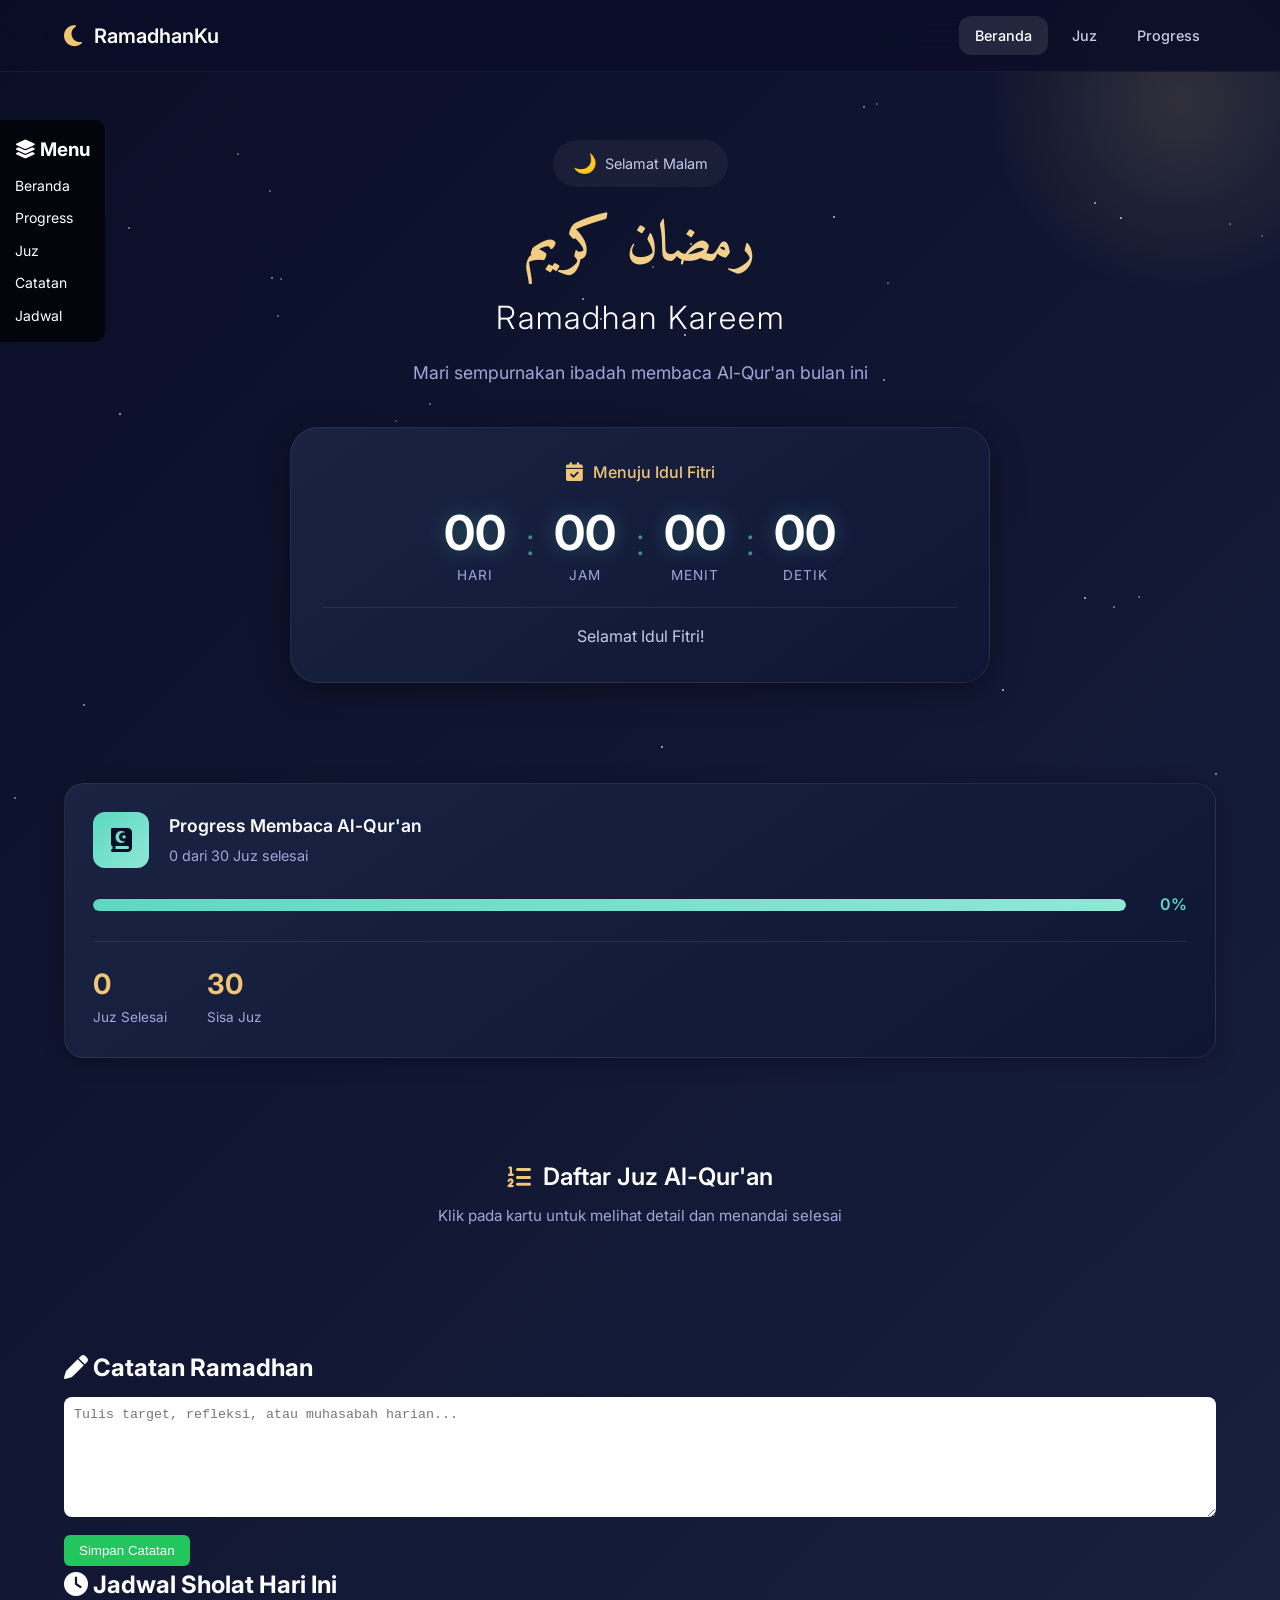
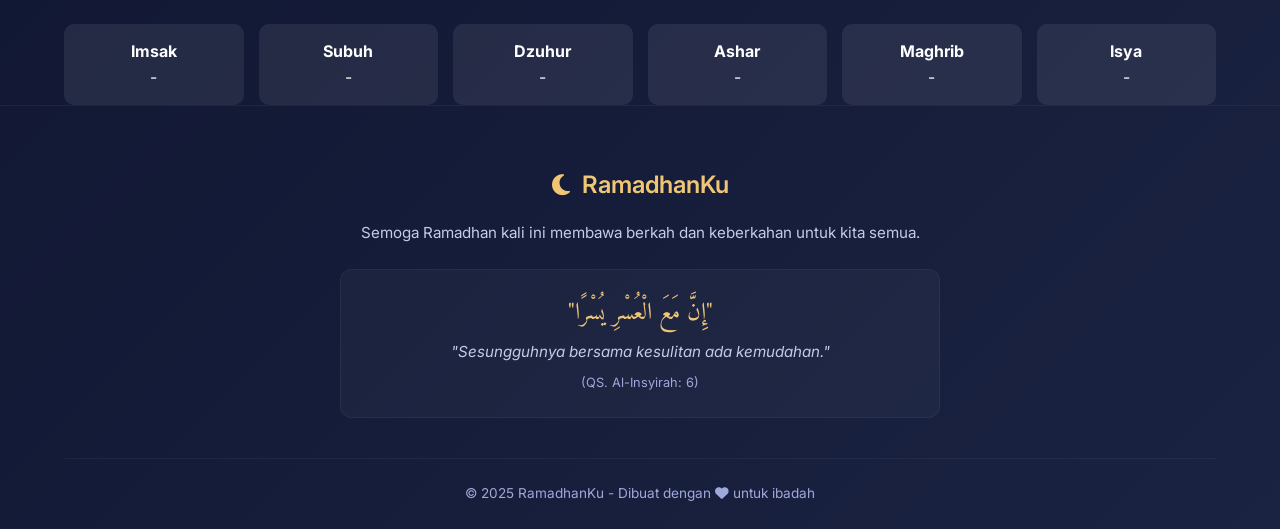
<file: index.html>
<!DOCTYPE html>
<html lang="id">
<head>
    <meta charset="UTF-8">
    <meta name="viewport" content="width=device-width, initial-scale=1.0">
    <title>RamadhanKu - Pribadi</title>
    <link rel="preconnect" href="https://fonts.googleapis.com">
    <link rel="preconnect" href="https://fonts.gstatic.com" crossorigin>
    <link href="https://fonts.googleapis.com/css2?family=Amiri:wght@400;700&family=Inter:wght@300;400;500;600;700&display=swap" rel="stylesheet">
    <link rel="stylesheet" href="https://cdnjs.cloudflare.com/ajax/libs/font-awesome/6.4.0/css/all.min.css">
    <link rel="stylesheet" href="style.css">
</head>
<body>
    <!-- Sidebar -->
<aside class="sidebar">
    <h3><i class="fas fa-layer-group"></i> Menu</h3>
    <a href="#beranda">Beranda</a>
    <a href="#progress">Progress</a>
    <a href="#juz">Juz</a>
    <a href="#catatan">Catatan</a>
    <a href="#jadwal">Jadwal</a>
</aside>

    <!-- Background Elements -->
    <div class="bg-moon"></div>
    <div class="bg-stars" id="stars"></div>
    
    <!-- Header -->
    <header class="header">
        <div class="container">
            <div class="logo">
                <i class="fas fa-moon"></i>
                <span>RamadhanKu</span>
            </div>
            <nav class="nav">
                <a href="#beranda" class="nav-link active">Beranda</a>
                <a href="#juz" class="nav-link">Juz</a>
                <a href="#progress" class="nav-link">Progress</a>
            </nav>
        </div>
    </header>

    <!-- Hero Section with Countdown -->
    <section class="hero" id="beranda">
        <div class="container">
            <div class="hero-content">
                <div class="greeting">
                    <span class="greeting-icon">🌙</span>
                    <p class="greeting-text" id="greetingText">Selamat Datang</p>
                </div>
                <h1 class="hero-title">
                    <span class="arabic">رمضان كريم</span>
                    <span class="latin">Ramadhan Kareem</span>
                </h1>
                <p class="hero-subtitle">Mari sempurnakan ibadah membaca Al-Qur'an bulan ini</p>
                
                <!-- Countdown Card -->
                <div class="countdown-card">
                    <div class="countdown-header">
                        <i class="fas fa-calendar-check"></i>
                        <span>Menuju Idul Fitri</span>
                    </div>
                    <div class="countdown-timer" id="countdown">
                        <div class="countdown-item">
                            <span class="countdown-number" id="days">00</span>
                            <span class="countdown-label">Hari</span>
                        </div>
                        <div class="countdown-separator">:</div>
                        <div class="countdown-item">
                            <span class="countdown-number" id="hours">00</span>
                            <span class="countdown-label">Jam</span>
                        </div>
                        <div class="countdown-separator">:</div>
                        <div class="countdown-item">
                            <span class="countdown-number" id="minutes">00</span>
                            <span class="countdown-label">Menit</span>
                        </div>
                        <div class="countdown-separator">:</div>
                        <div class="countdown-item">
                            <span class="countdown-number" id="seconds">00</span>
                            <span class="countdown-label">Detik</span>
                        </div>
                    </div>
                    <div class="countdown-date" id="idulFitriDate">1 Syawal 1447 H</div>
                </div>
            </div>
        </div>
    </section>

    <!-- Progress Overview -->
    <section class="progress-section" id="progress">
        <div class="container">
            <div class="progress-card">
                <div class="progress-info">
                    <div class="progress-icon">
                        <i class="fas fa-book-quran"></i>
                    </div>
                    <div class="progress-text">
                        <h3>Progress Membaca Al-Qur'an</h3>
                        <p id="progressText">0 dari 30 Juz selesai</p>
                    </div>
                </div>
                <div class="progress-bar-container">
                    <div class="progress-bar" id="progressBar">
                        <div class="progress-fill" id="progressFill"></div>
                    </div>
                    <span class="progress-percent" id="progressPercent">0%</span>
                </div>
                <div class="progress-stats">
                    <div class="stat-item">
                        <span class="stat-number" id="completedCount">0</span>
                        <span class="stat-label">Juz Selesai</span>
                    </div>
                    <div class="stat-item">
                        <span class="stat-number" id="remainingCount">30</span>
                        <span class="stat-label">Sisa Juz</span>
                    </div>
                </div>
            </div>
        </div>
    </section>

    <!-- Juz Grid Section -->
    <section class="juz-section" id="juz">
        <div class="container">
            <div class="section-header">
                <h2 class="section-title">
                    <i class="fas fa-list-ol"></i>
                    Daftar Juz Al-Qur'an
                </h2>
                <p class="section-subtitle">Klik pada kartu untuk melihat detail dan menandai selesai</p>
            </div>
            
            <div class="juz-grid" id="juzGrid">
                <!-- Juz cards will be generated by JavaScript -->
            </div>
        </div>
    </section>
    <!-- Catatan Ramadhan -->
<section class="catatan-section" id="catatan">
    <div class="container">
        <h2><i class="fas fa-pen"></i> Catatan Ramadhan</h2>
        <textarea id="catatanText" placeholder="Tulis target, refleksi, atau muhasabah harian..."></textarea>
        <button onclick="saveCatatan()">Simpan Catatan</button>
    </div>
</section>
<!-- Jadwal Sholat -->
<section class="jadwal-section" id="jadwal">
    <div class="container">
        <h2><i class="fas fa-clock"></i> Jadwal Sholat Hari Ini</h2>
        <div class="jadwal-grid">
            <div class="jadwal-card"><h4>Imsak</h4><span id="imsak">-</span></div>
            <div class="jadwal-card"><h4>Subuh</h4><span id="subuh">-</span></div>
            <div class="jadwal-card"><h4>Dzuhur</h4><span id="dzuhur">-</span></div>
            <div class="jadwal-card"><h4>Ashar</h4><span id="ashar">-</span></div>
            <div class="jadwal-card"><h4>Maghrib</h4><span id="maghrib">-</span></div>
            <div class="jadwal-card"><h4>Isya</h4><span id="isya">-</span></div>
        </div>
    </div>
</section>


    <!-- Footer -->
    <footer class="footer">
        <div class="container">
            <div class="footer-content">
                <div class="footer-brand">
                    <i class="fas fa-moon"></i>
                    <span>RamadhanKu</span>
                </div>
                <p class="footer-text">Semoga Ramadhan kali ini membawa berkah dan keberkahan untuk kita semua.</p>
                <div class="footer-quote">
                    <span class="quote-arabic">"إِنَّ مَعَ الْعُسْرِ يُسْرًا"</span>
                    <span class="quote-latin">"Sesungguhnya bersama kesulitan ada kemudahan."</span>
                    <span class="quote-source">(QS. Al-Insyirah: 6)</span>
                </div>
            </div>
            <div class="footer-bottom">
                <p>&copy; 2025 RamadhanKu - Dibuat dengan <i class="fas fa-heart"></i> untuk ibadah</p>
            </div>
        </div>
    </footer>

    <!-- Reset Confirmation Modal -->
    <div class="modal" id="resetModal">
        <div class="modal-content">
            <div class="modal-header">
                <i class="fas fa-exclamation-triangle"></i>
                <h3>Reset Progress?</h3>
            </div>
            <div class="modal-body">
                <p>Semua data progress akan dihapus. Tindakan ini tidak dapat dibatalkan.</p>
            </div>
            <div class="modal-footer">
                <button class="btn btn-secondary" onclick="closeModal()">Batal</button>
                <button class="btn btn-danger" onclick="confirmReset()">Ya, Reset</button>
            </div>
        </div>
    </div>

    <!-- Toast Notification -->
    <div class="toast" id="toast">
        <i class="fas fa-check-circle"></i>
        <span id="toastMessage">Progress tersimpan</span>
    </div>

    <script src="script.js"></script>
</body>
</html>
</file>
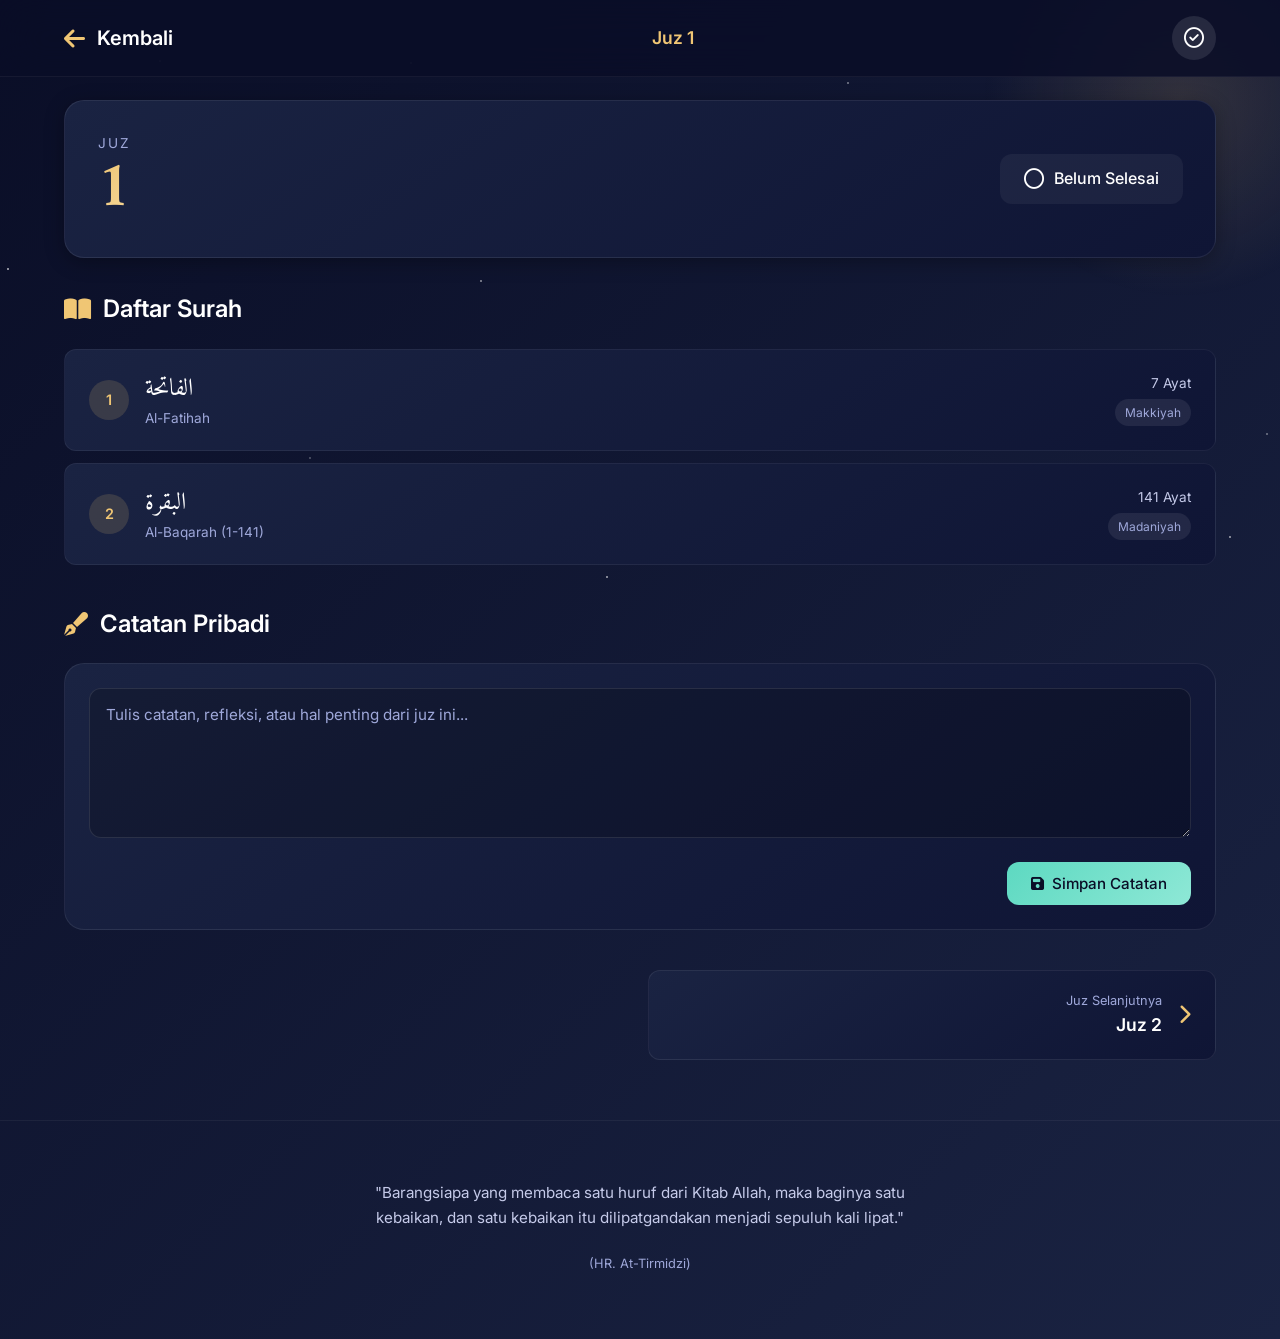
<file: juz.html>
<!DOCTYPE html>
<html lang="id">
<head>
    <meta charset="UTF-8">
    <meta name="viewport" content="width=device-width, initial-scale=1.0">
    <title>Detail Juz - RamadhanKu</title>
    <link rel="preconnect" href="https://fonts.googleapis.com">
    <link rel="preconnect" href="https://fonts.gstatic.com" crossorigin>
    <link href="https://fonts.googleapis.com/css2?family=Amiri:wght@400;700&family=Inter:wght@300;400;500;600;700&display=swap" rel="stylesheet">
    <link rel="stylesheet" href="https://cdnjs.cloudflare.com/ajax/libs/font-awesome/6.4.0/css/all.min.css">
    <link rel="stylesheet" href="style.css">
</head>
<body class="detail-page">
    <!-- Background Elements -->
    <div class="bg-moon"></div>
    <div class="bg-stars" id="stars"></div>
    
    <!-- Header -->
    <header class="header">
        <div class="container">
            <a href="index.html" class="logo">
                <i class="fas fa-arrow-left"></i>
                <span>Kembali</span>
            </a>
            <div class="header-title">
                <span id="headerJuzNumber">Juz 1</span>
            </div>
            <div class="header-actions">
                <button class="btn-icon" id="markCompleteBtn" onclick="toggleComplete()">
                    <i class="far fa-check-circle"></i>
                </button>
            </div>
        </div>
    </header>

    <!-- Main Content -->
    <main class="main-content">
        <div class="container">
            <!-- Juz Header Card -->
            <div class="juz-header-card">
                <div class="juz-number-badge">
                    <span class="juz-label">JUZ</span>
                    <span class="juz-number" id="juzNumber">1</span>
                </div>
                <div class="juz-status" id="juzStatus">
                    <i class="far fa-circle"></i>
                    <span>Belum Selesai</span>
                </div>
            </div>

            <!-- Surah List -->
            <div class="surah-section">
                <h2 class="section-title">
                    <i class="fas fa-book-open"></i>
                    Daftar Surah
                </h2>
                <div class="surah-list" id="surahList">
                    <!-- Surah items will be generated by JavaScript -->
                </div>
            </div>

            <!-- Notes Section -->
            <div class="notes-section">
                <h2 class="section-title">
                    <i class="fas fa-pen-fancy"></i>
                    Catatan Pribadi
                </h2>
                <div class="notes-card">
                    <textarea 
                        id="juzNotes" 
                        class="notes-textarea" 
                        placeholder="Tulis catatan, refleksi, atau hal penting dari juz ini..."
                    ></textarea>
                    <div class="notes-actions">
                        <button class="btn btn-primary" onclick="saveNotes()">
                            <i class="fas fa-save"></i>
                            Simpan Catatan
                        </button>
                    </div>
                </div>
            </div>

            <!-- Navigation -->
            <div class="juz-navigation">
                <a href="#" class="nav-btn nav-prev" id="prevJuz">
                    <i class="fas fa-chevron-left"></i>
                    <div class="nav-text">
                        <span class="nav-label">Juz Sebelumnya</span>
                        <span class="nav-juz" id="prevJuzName">-</span>
                    </div>
                </a>
                <a href="#" class="nav-btn nav-next" id="nextJuz">
                    <div class="nav-text">
                        <span class="nav-label">Juz Selanjutnya</span>
                        <span class="nav-juz" id="nextJuzName">-</span>
                    </div>
                    <i class="fas fa-chevron-right"></i>
                </a>
            </div>
        </div>
    </main>

    <!-- Footer -->
    <footer class="footer">
        <div class="container">
            <div class="footer-content">
                <p class="footer-text">"Barangsiapa yang membaca satu huruf dari Kitab Allah, maka baginya satu kebaikan, dan satu kebaikan itu dilipatgandakan menjadi sepuluh kali lipat."</p>
                <span class="footer-source">(HR. At-Tirmidzi)</span>
            </div>
        </div>
    </footer>

    <!-- Toast Notification -->
    <div class="toast" id="toast">
        <i class="fas fa-check-circle"></i>
        <span id="toastMessage">Tersimpan</span>
    </div>

    <script src="juz-script.js"></script>
</body>
</html>
</file>
<file: style.css>
/* ============================================
   RAMADHANKU - STYLESHEET
   Blue Night & White Elegant Theme
   ============================================ */

/* CSS Variables */
:root {
    /* Colors - Blue Night Theme */
    --night-darkest: #0a0e27;
    --night-dark: #0f1535;
    --night-medium: #1a2342;
    --night-light: #252d5a;
    --night-lighter: #303a75;
    
    /* Accent Colors */
    --accent-gold: #f0c674;
    --accent-gold-light: #f5d799;
    --accent-cyan: #5dd9c1;
    --accent-cyan-light: #8ee8d6;
    
    /* White Scale */
    --white: #ffffff;
    --white-soft: #f8f9fc;
    --white-muted: #e8eaf6;
    --gray-light: #c5cae9;
    --gray-medium: #9fa8da;
    
    /* Gradients */
    --gradient-night: linear-gradient(135deg, var(--night-darkest) 0%, var(--night-medium) 100%);
    --gradient-card: linear-gradient(145deg, var(--night-medium) 0%, var(--night-dark) 100%);
    --gradient-gold: linear-gradient(135deg, var(--accent-gold) 0%, var(--accent-gold-light) 100%);
    --gradient-cyan: linear-gradient(135deg, var(--accent-cyan) 0%, var(--accent-cyan-light) 100%);
    
    /* Shadows */
    --shadow-sm: 0 2px 8px rgba(0, 0, 0, 0.2);
    --shadow-md: 0 4px 20px rgba(0, 0, 0, 0.3);
    --shadow-lg: 0 8px 32px rgba(0, 0, 0, 0.4);
    --shadow-glow: 0 0 30px rgba(93, 217, 193, 0.2);
    
    /* Border Radius */
    --radius-sm: 8px;
    --radius-md: 12px;
    --radius-lg: 20px;
    --radius-xl: 28px;
    
    /* Transitions */
    --transition-fast: 0.15s ease;
    --transition-normal: 0.3s ease;
    --transition-slow: 0.5s ease;
    
    /* Typography */
    --font-primary: 'Inter', -apple-system, BlinkMacSystemFont, sans-serif;
    --font-arabic: 'Amiri', 'Traditional Arabic', serif;
}

/* Reset & Base */
* {
    margin: 0;
    padding: 0;
    box-sizing: border-box;
}

html {
    scroll-behavior: smooth;
}

body {
    font-family: var(--font-primary);
    background: var(--gradient-night);
    min-height: 100vh;
    color: var(--white);
    line-height: 1.6;
    overflow-x: hidden;
    position: relative;
}

/* Background Elements */
.bg-moon {
    position: fixed;
    top: -100px;
    right: -100px;
    width: 400px;
    height: 400px;
    background: radial-gradient(circle, rgba(240, 198, 116, 0.15) 0%, transparent 70%);
    border-radius: 50%;
    pointer-events: none;
    z-index: 0;
}

.bg-stars {
    position: fixed;
    top: 0;
    left: 0;
    width: 100%;
    height: 100%;
    pointer-events: none;
    z-index: 0;
}

.star {
    position: absolute;
    width: 2px;
    height: 2px;
    background: var(--white);
    border-radius: 50%;
    animation: twinkle 3s infinite ease-in-out;
}

@keyframes twinkle {
    0%, 100% { opacity: 0.3; transform: scale(1); }
    50% { opacity: 1; transform: scale(1.2); }
}

/* Container */
.container {
    max-width: 1200px;
    margin: 0 auto;
    padding: 0 24px;
    position: relative;
    z-index: 1;
}

/* ============================================
   HEADER
   ============================================ */
.header {
    position: fixed;
    top: 0;
    left: 0;
    right: 0;
    z-index: 100;
    background: rgba(10, 14, 39, 0.85);
    backdrop-filter: blur(20px);
    border-bottom: 1px solid rgba(255, 255, 255, 0.05);
    padding: 16px 0;
}

.header .container {
    display: flex;
    align-items: center;
    justify-content: space-between;
}

.logo {
    display: flex;
    align-items: center;
    gap: 12px;
    color: var(--white);
    text-decoration: none;
    font-weight: 600;
    font-size: 1.25rem;
    transition: var(--transition-normal);
}

.logo i {
    color: var(--accent-gold);
    font-size: 1.5rem;
}

.logo:hover {
    color: var(--accent-cyan);
}

.header-title {
    font-weight: 600;
    font-size: 1.1rem;
    color: var(--accent-gold);
}

.header-actions {
    display: flex;
    gap: 12px;
}

.nav {
    display: flex;
    gap: 8px;
}

.nav-link {
    padding: 8px 16px;
    color: var(--gray-light);
    text-decoration: none;
    font-size: 0.9rem;
    font-weight: 500;
    border-radius: var(--radius-md);
    transition: var(--transition-normal);
}

.nav-link:hover,
.nav-link.active {
    color: var(--white);
    background: rgba(255, 255, 255, 0.1);
}

/* ============================================
   HERO SECTION
   ============================================ */
.hero {
    padding: 140px 0 60px;
    text-align: center;
    position: relative;
}

.hero-content {
    max-width: 700px;
    margin: 0 auto;
}

.greeting {
    display: inline-flex;
    align-items: center;
    gap: 8px;
    background: rgba(255, 255, 255, 0.05);
    padding: 8px 20px;
    border-radius: 50px;
    margin-bottom: 24px;
}

.greeting-icon {
    font-size: 1.2rem;
}

.greeting-text {
    font-size: 0.9rem;
    color: var(--gray-light);
}

.hero-title {
    margin-bottom: 16px;
}

.hero-title .arabic {
    display: block;
    font-family: var(--font-arabic);
    font-size: 3.5rem;
    font-weight: 700;
    background: var(--gradient-gold);
    -webkit-background-clip: text;
    -webkit-text-fill-color: transparent;
    background-clip: text;
    margin-bottom: 8px;
    line-height: 1.3;
}

.hero-title .latin {
    display: block;
    font-size: 2rem;
    font-weight: 300;
    color: var(--white);
    letter-spacing: 2px;
}

.hero-subtitle {
    font-size: 1.1rem;
    color: var(--gray-medium);
    margin-bottom: 40px;
}

/* Countdown Card */
.countdown-card {
    background: var(--gradient-card);
    border: 1px solid rgba(255, 255, 255, 0.08);
    border-radius: var(--radius-xl);
    padding: 32px;
    box-shadow: var(--shadow-lg);
    backdrop-filter: blur(10px);
}

.countdown-header {
    display: flex;
    align-items: center;
    justify-content: center;
    gap: 10px;
    margin-bottom: 24px;
    color: var(--accent-gold);
    font-weight: 500;
}

.countdown-header i {
    font-size: 1.2rem;
}

.countdown-timer {
    display: flex;
    justify-content: center;
    align-items: center;
    gap: 16px;
    margin-bottom: 20px;
}

.countdown-item {
    display: flex;
    flex-direction: column;
    align-items: center;
    min-width: 70px;
}

.countdown-number {
    font-size: 3rem;
    font-weight: 700;
    color: var(--white);
    line-height: 1;
    text-shadow: 0 0 20px rgba(93, 217, 193, 0.3);
}

.countdown-label {
    font-size: 0.85rem;
    color: var(--gray-medium);
    margin-top: 8px;
    text-transform: uppercase;
    letter-spacing: 1px;
}

.countdown-separator {
    font-size: 2.5rem;
    font-weight: 300;
    color: var(--accent-cyan);
    opacity: 0.6;
    margin-top: -15px;
}

.countdown-date {
    font-size: 1rem;
    color: var(--gray-light);
    padding-top: 16px;
    border-top: 1px solid rgba(255, 255, 255, 0.08);
}

/* ============================================
   PROGRESS SECTION
   ============================================ */
.progress-section {
    padding: 40px 0;
}

.progress-card {
    background: var(--gradient-card);
    border: 1px solid rgba(255, 255, 255, 0.08);
    border-radius: var(--radius-lg);
    padding: 28px;
    box-shadow: var(--shadow-md);
}

.progress-info {
    display: flex;
    align-items: center;
    gap: 20px;
    margin-bottom: 24px;
}

.progress-icon {
    width: 56px;
    height: 56px;
    background: var(--gradient-cyan);
    border-radius: var(--radius-md);
    display: flex;
    align-items: center;
    justify-content: center;
    font-size: 1.5rem;
    color: var(--night-darkest);
    flex-shrink: 0;
}

.progress-text h3 {
    font-size: 1.1rem;
    font-weight: 600;
    margin-bottom: 4px;
}

.progress-text p {
    font-size: 0.9rem;
    color: var(--gray-medium);
}

.progress-bar-container {
    display: flex;
    align-items: center;
    gap: 16px;
    margin-bottom: 24px;
}

.progress-bar {
    flex: 1;
    height: 12px;
    background: rgba(255, 255, 255, 0.1);
    border-radius: 20px;
    overflow: hidden;
}

.progress-fill {
    height: 100%;
    background: var(--gradient-cyan);
    border-radius: 20px;
    transition: width var(--transition-slow);
    box-shadow: 0 0 10px rgba(93, 217, 193, 0.4);
}

.progress-percent {
    font-weight: 600;
    font-size: 1rem;
    color: var(--accent-cyan);
    min-width: 45px;
    text-align: right;
}

.progress-stats {
    display: flex;
    gap: 40px;
    padding-top: 20px;
    border-top: 1px solid rgba(255, 255, 255, 0.08);
}

.stat-item {
    display: flex;
    flex-direction: column;
}

.stat-number {
    font-size: 1.75rem;
    font-weight: 700;
    color: var(--accent-gold);
}

.stat-label {
    font-size: 0.85rem;
    color: var(--gray-medium);
}

/* ============================================
   JUZ SECTION
   ============================================ */
.juz-section {
    padding: 60px 0 80px;
}

.section-header {
    text-align: center;
    margin-bottom: 40px;
}

.section-title {
    font-size: 1.5rem;
    font-weight: 600;
    margin-bottom: 8px;
    display: flex;
    align-items: center;
    justify-content: center;
    gap: 12px;
}

.section-title i {
    color: var(--accent-gold);
}

.section-subtitle {
    color: var(--gray-medium);
    font-size: 0.95rem;
}

/* Juz Grid */
.juz-grid {
    display: grid;
    grid-template-columns: repeat(auto-fill, minmax(140px, 1fr));
    gap: 16px;
}

.juz-card {
    background: var(--gradient-card);
    border: 1px solid rgba(255, 255, 255, 0.06);
    border-radius: var(--radius-md);
    padding: 24px 16px;
    text-align: center;
    cursor: pointer;
    transition: var(--transition-normal);
    position: relative;
    overflow: hidden;
    text-decoration: none;
    color: var(--white);
}

.juz-card::before {
    content: '';
    position: absolute;
    top: 0;
    left: 0;
    right: 0;
    height: 3px;
    background: var(--gradient-cyan);
    transform: scaleX(0);
    transition: var(--transition-normal);
}

.juz-card:hover {
    transform: translateY(-4px);
    box-shadow: var(--shadow-glow);
    border-color: rgba(93, 217, 193, 0.3);
}

.juz-card:hover::before {
    transform: scaleX(1);
}

.juz-card.completed {
    background: linear-gradient(145deg, rgba(6, 78, 59, 0.5) 0%, rgba(6, 78, 59, 0.3) 100%);
    border-color: var(--accent-cyan);
}

.juz-card.completed::after {
    content: '\f00c';
    font-family: 'Font Awesome 6 Free';
    font-weight: 900;
    position: absolute;
    top: 8px;
    right: 8px;
    width: 24px;
    height: 24px;
    background: var(--accent-cyan);
    border-radius: 50%;
    display: flex;
    align-items: center;
    justify-content: center;
    font-size: 0.7rem;
    color: var(--night-darkest);
}

.juz-number-display {
    font-family: var(--font-arabic);
    font-size: 2.5rem;
    font-weight: 700;
    background: var(--gradient-gold);
    -webkit-background-clip: text;
    -webkit-text-fill-color: transparent;
    background-clip: text;
    margin-bottom: 4px;
}

.juz-label-display {
    font-size: 0.8rem;
    color: var(--gray-medium);
    text-transform: uppercase;
    letter-spacing: 1px;
}

.juz-progress {
    margin-top: 12px;
    font-size: 0.75rem;
    color: var(--accent-cyan);
}

/* ============================================
   DETAIL PAGE
   ============================================ */
.detail-page .main-content {
    padding: 100px 0 60px;
    min-height: calc(100vh - 200px);
}

.juz-header-card {
    background: var(--gradient-card);
    border: 1px solid rgba(255, 255, 255, 0.08);
    border-radius: var(--radius-lg);
    padding: 32px;
    display: flex;
    justify-content: space-between;
    align-items: center;
    margin-bottom: 32px;
    box-shadow: var(--shadow-md);
}

.juz-number-badge {
    display: flex;
    flex-direction: column;
    align-items: center;
}

.juz-number-badge .juz-label {
    font-size: 0.85rem;
    color: var(--gray-medium);
    letter-spacing: 2px;
}

.juz-number-badge .juz-number {
    font-family: var(--font-arabic);
    font-size: 4rem;
    font-weight: 700;
    background: var(--gradient-gold);
    -webkit-background-clip: text;
    -webkit-text-fill-color: transparent;
    background-clip: text;
    line-height: 1.1;
}

.juz-status {
    display: flex;
    align-items: center;
    gap: 10px;
    padding: 12px 24px;
    background: rgba(255, 255, 255, 0.05);
    border-radius: var(--radius-md);
    cursor: pointer;
    transition: var(--transition-normal);
}

.juz-status:hover {
    background: rgba(255, 255, 255, 0.1);
}

.juz-status.completed {
    background: rgba(93, 217, 193, 0.15);
    color: var(--accent-cyan);
}

.juz-status i {
    font-size: 1.25rem;
}

.juz-status span {
    font-weight: 500;
}

/* Surah Section */
.surah-section {
    margin-bottom: 40px;
}

.surah-section .section-title {
    justify-content: flex-start;
    margin-bottom: 20px;
}

.surah-list {
    display: flex;
    flex-direction: column;
    gap: 12px;
}

.surah-item {
    background: var(--gradient-card);
    border: 1px solid rgba(255, 255, 255, 0.06);
    border-radius: var(--radius-md);
    padding: 20px 24px;
    display: flex;
    justify-content: space-between;
    align-items: center;
    transition: var(--transition-normal);
}

.surah-item:hover {
    border-color: rgba(93, 217, 193, 0.2);
    transform: translateX(4px);
}

.surah-info {
    display: flex;
    align-items: center;
    gap: 16px;
}

.surah-number {
    width: 40px;
    height: 40px;
    background: rgba(240, 198, 116, 0.15);
    border-radius: 50%;
    display: flex;
    align-items: center;
    justify-content: center;
    font-weight: 600;
    color: var(--accent-gold);
    font-size: 0.9rem;
}

.surah-name-arabic {
    font-family: var(--font-arabic);
    font-size: 1.5rem;
    color: var(--white);
}

.surah-name-latin {
    font-size: 0.85rem;
    color: var(--gray-medium);
}

.surah-meta {
    text-align: right;
}

.surah-ayah {
    font-size: 0.85rem;
    color: var(--gray-light);
}

.surah-type {
    font-size: 0.75rem;
    padding: 4px 10px;
    background: rgba(255, 255, 255, 0.08);
    border-radius: 20px;
    color: var(--gray-medium);
    margin-top: 4px;
    display: inline-block;
}

/* Notes Section */
.notes-section {
    margin-bottom: 40px;
}

.notes-section .section-title {
    justify-content: flex-start;
    margin-bottom: 20px;
}

.notes-card {
    background: var(--gradient-card);
    border: 1px solid rgba(255, 255, 255, 0.08);
    border-radius: var(--radius-lg);
    padding: 24px;
}

.notes-textarea {
    width: 100%;
    min-height: 150px;
    background: rgba(0, 0, 0, 0.2);
    border: 1px solid rgba(255, 255, 255, 0.1);
    border-radius: var(--radius-md);
    padding: 16px;
    color: var(--white);
    font-family: var(--font-primary);
    font-size: 0.95rem;
    resize: vertical;
    transition: var(--transition-normal);
}

.notes-textarea:focus {
    outline: none;
    border-color: var(--accent-cyan);
    box-shadow: 0 0 0 3px rgba(93, 217, 193, 0.1);
}

.notes-textarea::placeholder {
    color: var(--gray-medium);
}

.notes-actions {
    margin-top: 16px;
    display: flex;
    justify-content: flex-end;
}

/* Navigation */
.juz-navigation {
    display: grid;
    grid-template-columns: 1fr 1fr;
    gap: 16px;
    margin-top: 40px;
}

.nav-btn {
    display: flex;
    align-items: center;
    gap: 16px;
    padding: 20px 24px;
    background: var(--gradient-card);
    border: 1px solid rgba(255, 255, 255, 0.08);
    border-radius: var(--radius-md);
    color: var(--white);
    text-decoration: none;
    transition: var(--transition-normal);
}

.nav-btn:hover {
    border-color: var(--accent-cyan);
    transform: translateY(-2px);
}

.nav-btn.nav-next {
    justify-content: flex-end;
    text-align: right;
}

.nav-btn i {
    font-size: 1.25rem;
    color: var(--accent-gold);
}

.nav-text {
    display: flex;
    flex-direction: column;
}

.nav-label {
    font-size: 0.8rem;
    color: var(--gray-medium);
}

.nav-juz {
    font-weight: 600;
    font-size: 1.1rem;
}

/* ============================================
   BUTTONS
   ============================================ */
.btn {
    display: inline-flex;
    align-items: center;
    justify-content: center;
    gap: 8px;
    padding: 12px 24px;
    border: none;
    border-radius: var(--radius-md);
    font-family: var(--font-primary);
    font-size: 0.95rem;
    font-weight: 500;
    cursor: pointer;
    transition: var(--transition-normal);
}

.btn-primary {
    background: var(--gradient-cyan);
    color: var(--night-darkest);
}

.btn-primary:hover {
    transform: translateY(-2px);
    box-shadow: 0 4px 15px rgba(93, 217, 193, 0.4);
}

.btn-secondary {
    background: rgba(255, 255, 255, 0.1);
    color: var(--white);
}

.btn-secondary:hover {
    background: rgba(255, 255, 255, 0.15);
}

.btn-danger {
    background: var(--danger);
    color: var(--white);
}

.btn-icon {
    width: 44px;
    height: 44px;
    border-radius: 50%;
    border: none;
    background: rgba(255, 255, 255, 0.1);
    color: var(--white);
    cursor: pointer;
    display: flex;
    align-items: center;
    justify-content: center;
    font-size: 1.25rem;
    transition: var(--transition-normal);
}

.btn-icon:hover {
    background: var(--accent-cyan);
    color: var(--night-darkest);
}

.btn-icon.active {
    background: var(--accent-cyan);
    color: var(--night-darkest);
}

/* ============================================
   FOOTER
   ============================================ */
.footer {
    padding: 60px 0 24px;
    border-top: 1px solid rgba(255, 255, 255, 0.05);
}

.footer-content {
    text-align: center;
    max-width: 600px;
    margin: 0 auto 40px;
}

.footer-brand {
    display: flex;
    align-items: center;
    justify-content: center;
    gap: 12px;
    font-size: 1.5rem;
    font-weight: 600;
    color: var(--accent-gold);
    margin-bottom: 16px;
}

.footer-text {
    color: var(--gray-light);
    font-size: 0.95rem;
    margin-bottom: 24px;
}

.footer-quote {
    display: flex;
    flex-direction: column;
    gap: 8px;
    padding: 24px;
    background: rgba(255, 255, 255, 0.03);
    border-radius: var(--radius-md);
    border: 1px solid rgba(255, 255, 255, 0.05);
}

.quote-arabic {
    font-family: var(--font-arabic);
    font-size: 1.5rem;
    color: var(--accent-gold);
}

.quote-latin {
    font-size: 0.95rem;
    color: var(--gray-light);
    font-style: italic;
}

.quote-source {
    font-size: 0.8rem;
    color: var(--gray-medium);
}

.footer-bottom {
    text-align: center;
    padding-top: 24px;
    border-top: 1px solid rgba(255, 255, 255, 0.05);
}

.footer-bottom p {
    font-size: 0.85rem;
    color: var(--gray-medium);
}

.footer-bottom i {
    color: var(--danger);
}

.footer-source {
    display: block;
    margin-top: 8px;
    font-size: 0.8rem;
    color: var(--gray-medium);
}

/* ============================================
   MODAL
   ============================================ */
.modal {
    position: fixed;
    inset: 0;
    background: rgba(0, 0, 0, 0.8);
    display: flex;
    align-items: center;
    justify-content: center;
    z-index: 1000;
    opacity: 0;
    visibility: hidden;
    transition: var(--transition-normal);
}

.modal.active {
    opacity: 1;
    visibility: visible;
}

.modal-content {
    background: var(--gradient-card);
    border: 1px solid rgba(255, 255, 255, 0.1);
    border-radius: var(--radius-lg);
    padding: 32px;
    max-width: 400px;
    width: 90%;
    transform: scale(0.9);
    transition: var(--transition-normal);
}

.modal.active .modal-content {
    transform: scale(1);
}

.modal-header {
    text-align: center;
    margin-bottom: 20px;
}

.modal-header i {
    font-size: 3rem;
    color: var(--warning);
    margin-bottom: 12px;
}

.modal-header h3 {
    font-size: 1.25rem;
}

.modal-body {
    text-align: center;
    color: var(--gray-light);
    margin-bottom: 24px;
}

.modal-footer {
    display: flex;
    gap: 12px;
}

.modal-footer .btn {
    flex: 1;
}

/* ============================================
   TOAST
   ============================================ */
.toast {
    position: fixed;
    bottom: 24px;
    left: 50%;
    transform: translateX(-50%) translateY(100px);
    background: var(--gradient-card);
    border: 1px solid rgba(93, 217, 193, 0.3);
    border-radius: var(--radius-md);
    padding: 16px 24px;
    display: flex;
    align-items: center;
    gap: 12px;
    box-shadow: var(--shadow-lg);
    z-index: 1001;
    opacity: 0;
    transition: var(--transition-normal);
}

.toast.active {
    transform: translateX(-50%) translateY(0);
    opacity: 1;
}

.toast i {
    color: var(--accent-cyan);
    font-size: 1.25rem;
}

/* ============================================
   RESPONSIVE
   ============================================ */
@media (max-width: 768px) {
    .hero-title .arabic {
        font-size: 2.5rem;
    }
    
    .hero-title .latin {
        font-size: 1.5rem;
    }
    
    .countdown-number {
        font-size: 2rem;
    }
    
    .countdown-timer {
        gap: 8px;
    }
    
    .juz-grid {
        grid-template-columns: repeat(auto-fill, minmax(100px, 1fr));
        gap: 12px;
    }
    
    .juz-number-display {
        font-size: 2rem;
    }
    
    .nav {
        display: none;
    }
    
    .progress-stats {
        gap: 24px;
    }
    
    .juz-navigation {
        grid-template-columns: 1fr;
    }
    
    .nav-btn.nav-next {
        text-align: left;
        justify-content: flex-start;
    }
    
    .surah-item {
        flex-direction: column;
        align-items: flex-start;
        gap: 12px;
    }
    
    .surah-meta {
        text-align: left;
    }
}

@media (max-width: 480px) {
    .container {
        padding: 0 16px;
    }
    
    .countdown-card {
        padding: 24px 16px;
    }
    
    .countdown-label {
        font-size: 0.7rem;
    }
    
    .juz-grid {
        grid-template-columns: repeat(3, 1fr);
    }
    
    .juz-header-card {
        flex-direction: column;
        gap: 20px;
        text-align: center;
    }
}

/* ============================================
   ANIMATIONS
   ============================================ */
@keyframes fadeIn {
    from {
        opacity: 0;
        transform: translateY(20px);
    }
    to {
        opacity: 1;
        transform: translateY(0);
    }
}

.juz-card {
    animation: fadeIn 0.5s ease backwards;
}

.juz-card:nth-child(1) { animation-delay: 0.05s; }
.juz-card:nth-child(2) { animation-delay: 0.1s; }
.juz-card:nth-child(3) { animation-delay: 0.15s; }
.juz-card:nth-child(4) { animation-delay: 0.2s; }
.juz-card:nth-child(5) { animation-delay: 0.25s; }
.juz-card:nth-child(6) { animation-delay: 0.3s; }
.juz-card:nth-child(7) { animation-delay: 0.35s; }
.juz-card:nth-child(8) { animation-delay: 0.4s; }
.juz-card:nth-child(9) { animation-delay: 0.45s; }
.juz-card:nth-child(10) { animation-delay: 0.5s; }
.juz-card:nth-child(11) { animation-delay: 0.55s; }
.juz-card:nth-child(12) { animation-delay: 0.6s; }
.juz-card:nth-child(13) { animation-delay: 0.65s; }
.juz-card:nth-child(14) { animation-delay: 0.7s; }
.juz-card:nth-child(15) { animation-delay: 0.75s; }
.juz-card:nth-child(16) { animation-delay: 0.8s; }
.juz-card:nth-child(17) { animation-delay: 0.85s; }
.juz-card:nth-child(18) { animation-delay: 0.9s; }
.juz-card:nth-child(19) { animation-delay: 0.95s; }
.juz-card:nth-child(20) { animation-delay: 1s; }
.juz-card:nth-child(21) { animation-delay: 1.05s; }
.juz-card:nth-child(22) { animation-delay: 1.1s; }
.juz-card:nth-child(23) { animation-delay: 1.15s; }
.juz-card:nth-child(24) { animation-delay: 1.2s; }
.juz-card:nth-child(25) { animation-delay: 1.25s; }
.juz-card:nth-child(26) { animation-delay: 1.3s; }
.juz-card:nth-child(27) { animation-delay: 1.35s; }
.juz-card:nth-child(28) { animation-delay: 1.4s; }
.juz-card:nth-child(29) { animation-delay: 1.45s; }
.juz-card:nth-child(30) { animation-delay: 1.5s; }

/* Sidebar */
.sidebar {
    position: fixed;
    left: 0;
    top: 120px;
    background: rgba(0,0,0,0.7);
    padding: 15px;
    border-radius: 0 10px 10px 0;
    display: flex;
    flex-direction: column;
    gap: 10px;
    z-index: 999;
}

.sidebar a {
    color: white;
    text-decoration: none;
    font-size: 14px;
}

.sidebar a:hover {
    color: #facc15;
}

/* Catatan */
.catatan-section textarea {
    width: 100%;
    height: 120px;
    padding: 10px;
    border-radius: 8px;
    border: none;
    margin-top: 10px;
}

.catatan-section button {
    margin-top: 10px;
    padding: 8px 15px;
    border-radius: 6px;
    border: none;
    background: #22c55e;
    color: white;
    cursor: pointer;
}

/* Jadwal */
.jadwal-grid {
    display: grid;
    grid-template-columns: repeat(auto-fit, minmax(120px,1fr));
    gap: 15px;
    margin-top: 20px;
}

.jadwal-card {
    background: rgba(255,255,255,0.08);
    padding: 15px;
    border-radius: 10px;
    text-align: center;
}
</file>
